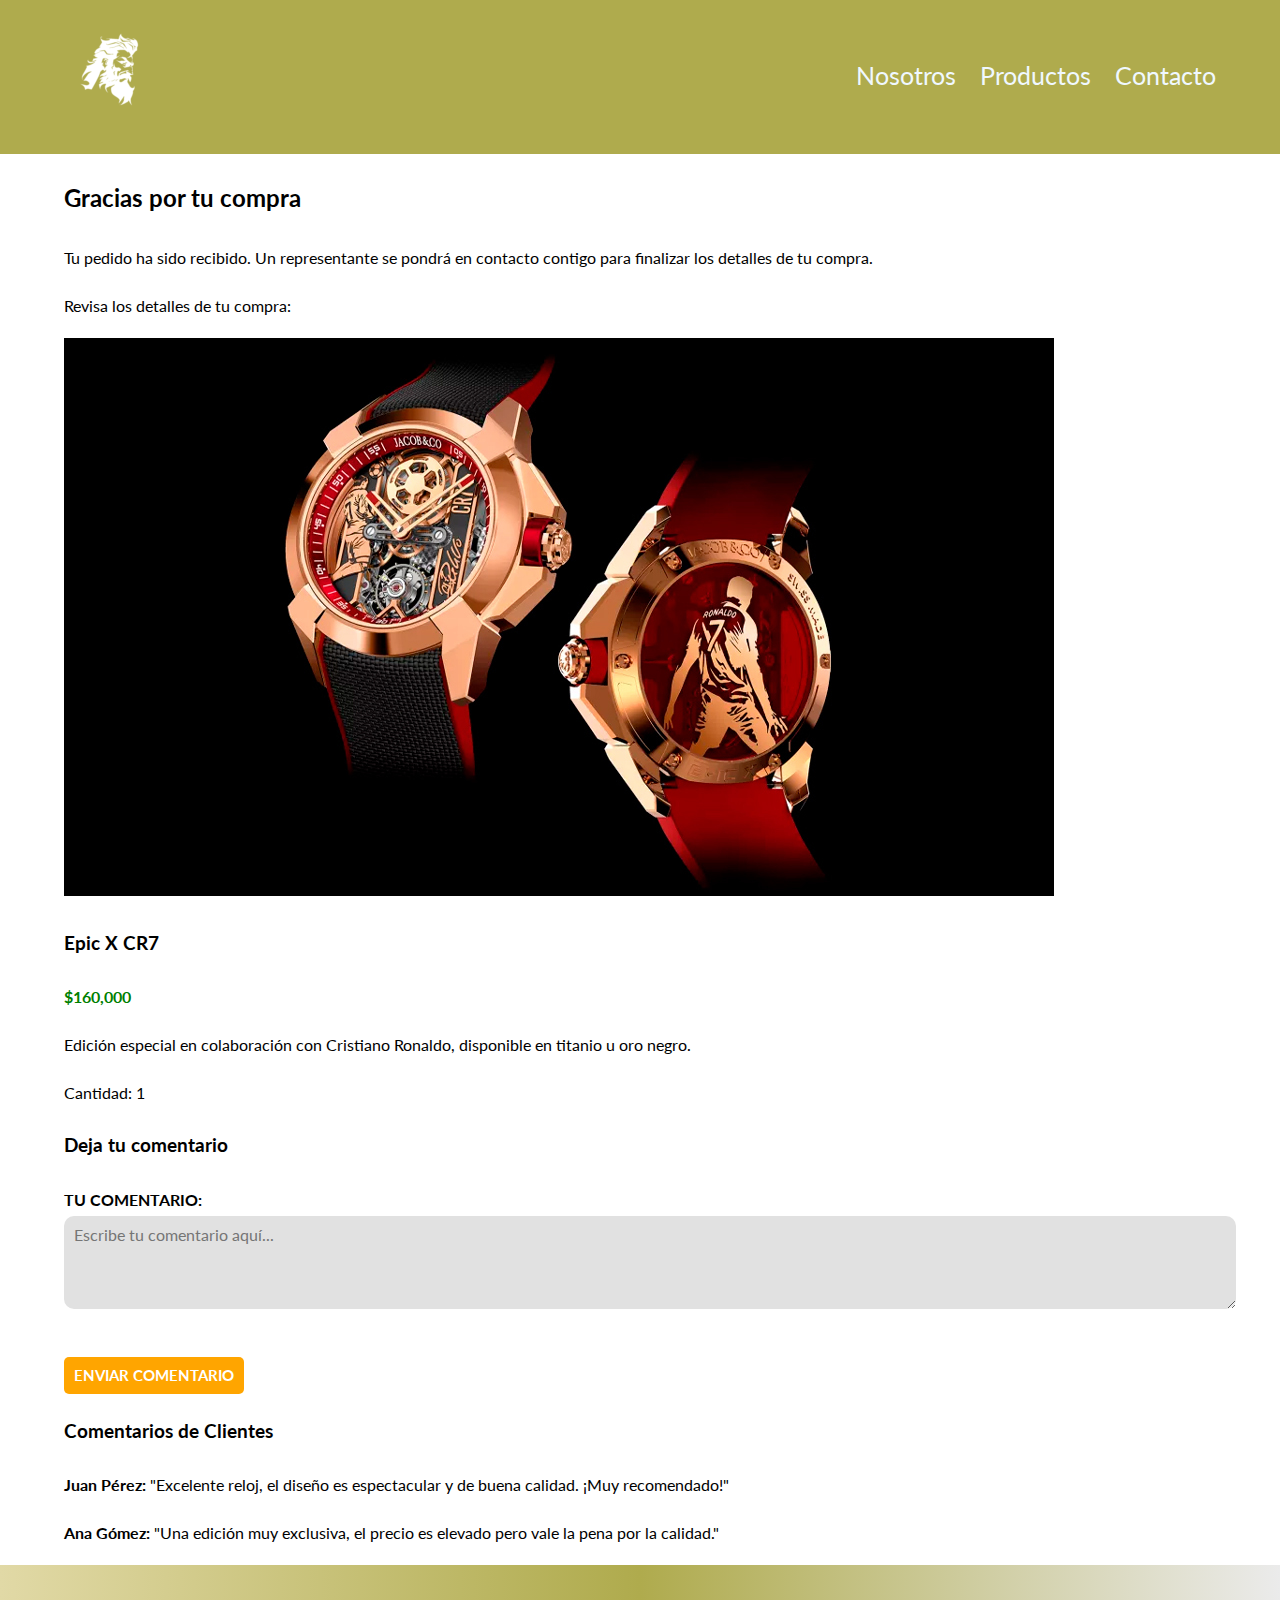
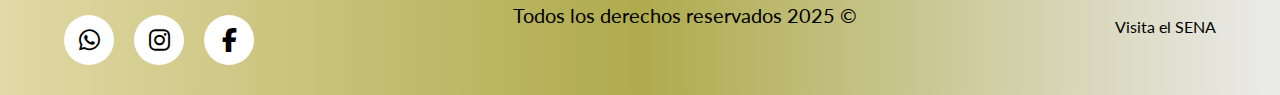
<file: compra-ahora.html>
<!DOCTYPE html>
<html lang="en">

<head>
    <meta charset="UTF-8">
    <meta name="viewport" content="width=device-width, initial-scale=1.0">
    <title>Confirmar Compra</title>
    <link href="https://fonts.googleapis.com/css2?family=Lato:wght@100;400&display=swap" rel="stylesheet">
    <link rel="stylesheet" href="https://cdnjs.cloudflare.com/ajax/libs/font-awesome/6.5.0/css/all.min.css">
    <link rel="stylesheet" href="normalize.css">
    <link rel="stylesheet" href="styles.css">
</head>

<body>
    <header class="site-header">
        <div class="contenedor">
            <div class="barra">
                <a href="index.html">
                    <img src="img/29 sin título_20250326130428.png" alt="logo">
                </a>
                <nav class="naveg">
                    <a href="nosotros.html">Nosotros</a>
                    <a href="productos.html">Productos</a>
                    <a href="contacto.html">Contacto</a>
                </nav>
            </div>
        </div>
    </header>

    <section class="confirmacion-compra">
        <div class="contenedor">
            <h2>Gracias por tu compra</h2>
            <p>Tu pedido ha sido recibido. Un representante se pondrá en contacto contigo para finalizar los detalles de tu compra.</p>
            <p>Revisa los detalles de tu compra:</p>
            
            <!-- Detalles del producto comprado -->
            <div class="detalles-compra">
                <img src="img/cr7.jpg" alt="Epic X CR7">
                <div class="informacion-compra">
                    <h3>Epic X CR7</h3>
                    <span class="precio">$160,000</span>
                    <p>Edición especial en colaboración con Cristiano Ronaldo, disponible en titanio u oro negro.</p>
                    <p>Cantidad: 1</p>
                </div>
            </div>

            <!-- Formulario de comentarios -->
            <div class="comentarios">
                <h3>Deja tu comentario</h3>
                <form action="enviar-comentario.html" method="POST">
                    <label for="comentario">Tu comentario:</label>
                    <textarea id="comentario" name="comentario" rows="4" placeholder="Escribe tu comentario aquí..."></textarea>
                    <button type="submit" class="boton">Enviar Comentario</button>
                </form>
            </div>

            <!-- Comentarios ya existentes -->
            <div class="comentarios-existentes">
                <h3>Comentarios de Clientes</h3>
                <div class="comentario">
                    <p><strong>Juan Pérez:</strong> "Excelente reloj, el diseño es espectacular y de buena calidad. ¡Muy recomendado!"</p>
                </div>
                <div class="comentario">
                    <p><strong>Ana Gómez:</strong> "Una edición muy exclusiva, el precio es elevado pero vale la pena por la calidad."</p>
                </div>
            </div>
        </div>
    </section>

    <footer class="footerSite section">
        <div class="contenedor-footer contenedor">
            <div class="redes-sociales">
                <a href="https://wa.me/573005361835" class="btn-whatsapp" target="_blank">
                    <i class="fab fa-whatsapp"></i>
                </a>
                <a href="https://instagram.com/l_manuela_2007" class="btn-instagram" target="_blank">
                    <i class="fab fa-instagram"></i>
                </a>
                <a href="https://facebook.com/profile.php?id=100081190159163" class="btn-facebook" target="_blank">
                    <i class="fab fa-facebook-f"></i>
                </a>
            </div>
            <p class="copyright">Todos los derechos reservados 2025 &copy;</p>
            <p>
                <a href="https://centrodeserviciosygestionempresarial.blogspot.com/p/nosotros.html#" 
                   target="_blank" 
                   style="text-decoration: none; color: #000000;">
                  Visita el SENA
                </a>
              </p>
        </div>
    </footer>
</body>

</html>
</file>
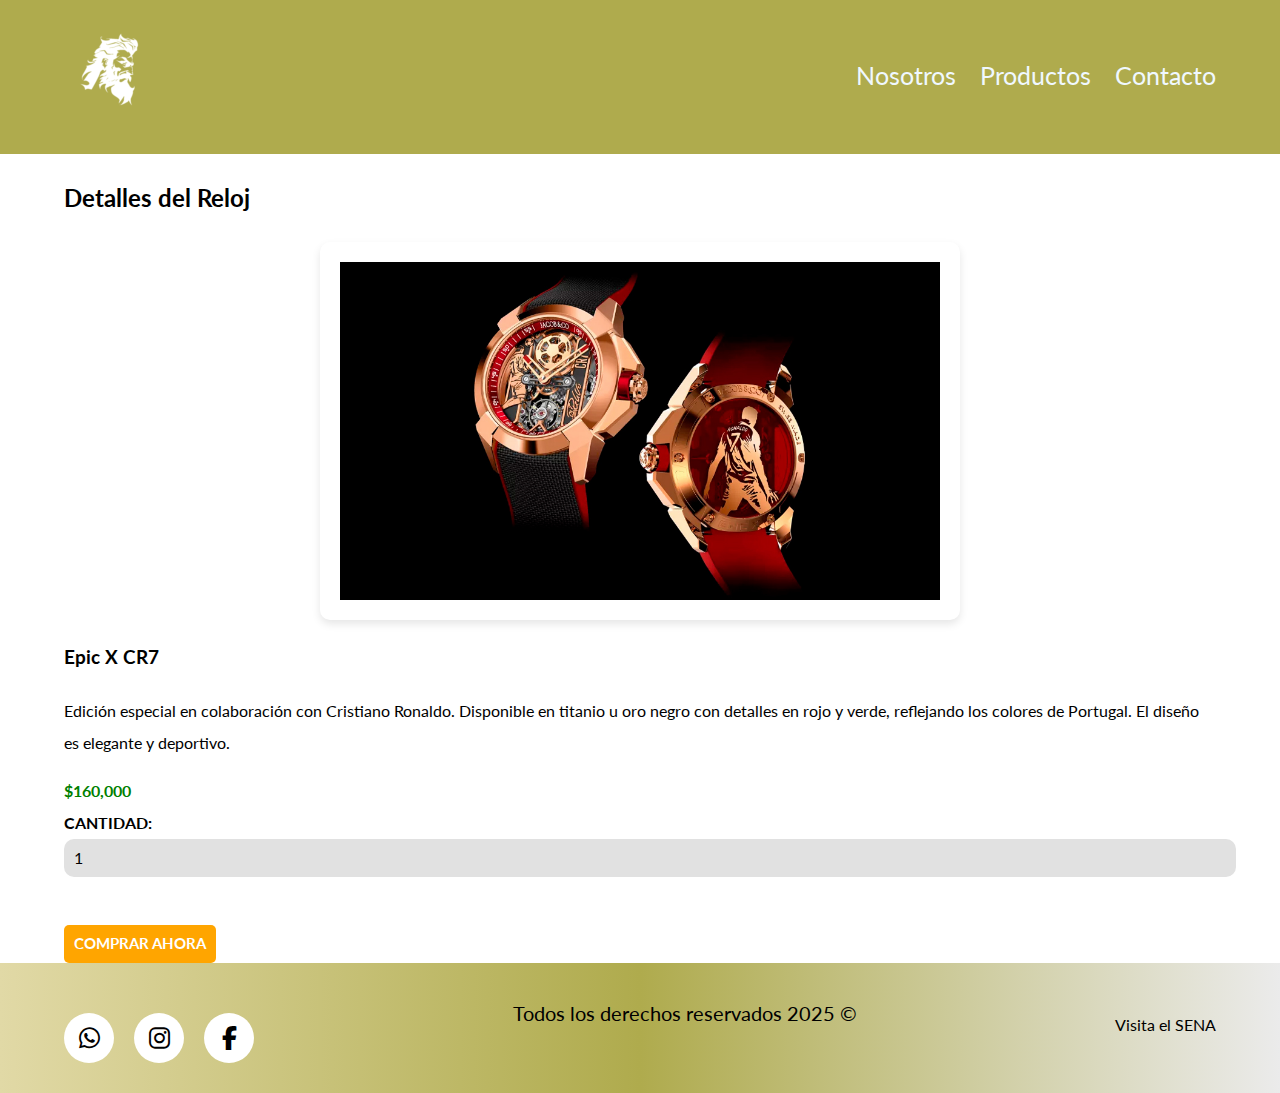
<file: comprar.html>
<!DOCTYPE html>
<html lang="en">

<head>
    <meta charset="UTF-8">
    <meta name="viewport" content="width=device-width, initial-scale=1.0">
    <title>Comprar Epic X CR7</title>
    <link href="https://fonts.googleapis.com/css2?family=Lato:wght@100;400&display=swap" rel="stylesheet">
    <link rel="stylesheet" href="https://cdnjs.cloudflare.com/ajax/libs/font-awesome/6.5.0/css/all.min.css">
    <link rel="stylesheet" href="normalize.css">
    <link rel="stylesheet" href="styles.css">
</head>

<body>
    <header class="site-header">
        <div class="contenedor">
            <div class="barra">
                <a href="index.html">
                    <img src="img/29 sin título_20250326130428.png" alt="logo">
                </a>
                <nav class="naveg">
                    <a href="nosotros.html">Nosotros</a>
                    <a href="productos.html">Productos</a>
                    <a href="contacto.html">Contacto</a>
                </nav>
            </div>
        </div>
    </header>

    <section class="detalle-reloj">
        <div class="contenedor">
            <h2>Detalles del Reloj</h2>
            <div class="reloj-detalle">
                <div class="imagen-reloj">
                    <img src="img/cr7.jpg" width="600" height="500" alt="Epic X CR7">
                </div>
                <div class="informacion-reloj">
                    <h3>Epic X CR7</h3>
                    <p>Edición especial en colaboración con Cristiano Ronaldo. Disponible en titanio u oro negro con detalles en rojo y verde, reflejando los colores de Portugal. El diseño es elegante y deportivo.</p>
                    <span class="precio">$160,000</span>
                    <form action="confirmar-compra.html" method="POST">
                        <div class="opciones-compra">
                            <label for="cantidad">Cantidad:</label>
                            <input type="number" id="cantidad" name="cantidad" min="1" value="1">
                        </div>
                        <button type="submit" class="boton">Comprar Ahora</button>
                    </form>
                </div>
            </div>
        </div>
    </section>

    <footer class="footerSite section">
        <div class="contenedor-footer contenedor">
            <div class="redes-sociales">
                <a href="https://wa.me/573005361835" class="btn-whatsapp" target="_blank">
                    <i class="fab fa-whatsapp"></i>
                </a>
                <a href="https://instagram.com/l_manuela_2007" class="btn-instagram" target="_blank">
                    <i class="fab fa-instagram"></i>
                </a>
                <a href="https://facebook.com/profile.php?id=100081190159163" class="btn-facebook" target="_blank">
                    <i class="fab fa-facebook-f"></i>
                </a>
            </div>
            <p class="copyright">Todos los derechos reservados 2025 &copy;</p>
            <p>
                <a href="https://centrodeserviciosygestionempresarial.blogspot.com/p/nosotros.html#" 
                   target="_blank" 
                   style="text-decoration: none; color: #000000;">
                  Visita el SENA
                </a>
              </p>
        </div>
    </footer>
</body>

</html>
</file>
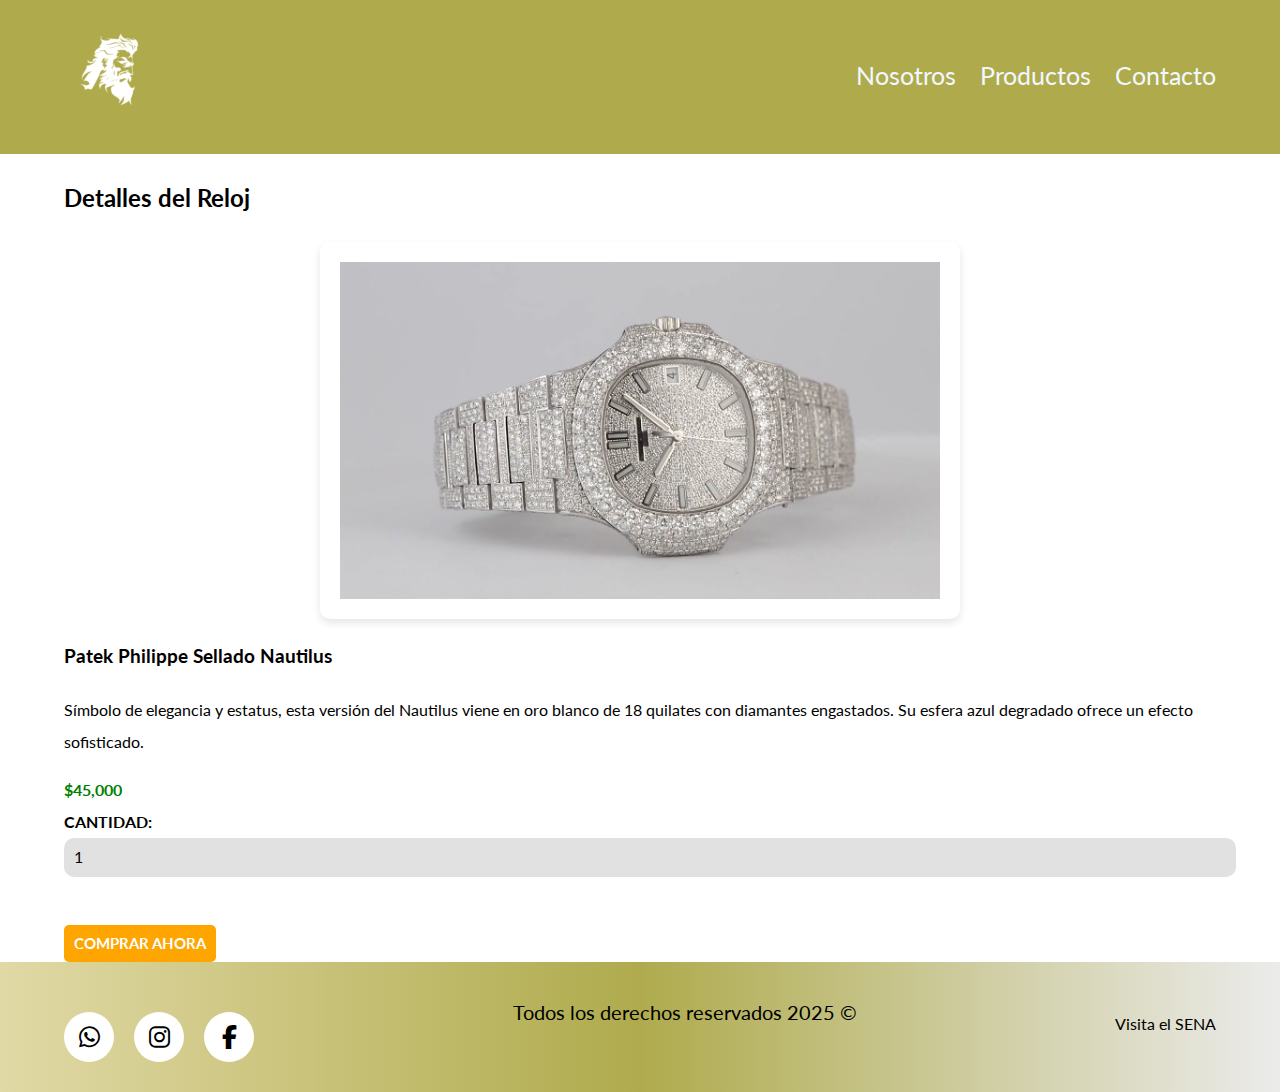
<file: comprar1.html>
<!DOCTYPE html>
<html lang="en">

<head>
    <meta charset="UTF-8">
    <meta name="viewport" content="width=device-width, initial-scale=1.0">
    <title>Comprar Patek Philippe Sellado Nautilus</title>
    <link href="https://fonts.googleapis.com/css2?family=Lato:wght@100;400&display=swap" rel="stylesheet">
    <link rel="stylesheet" href="https://cdnjs.cloudflare.com/ajax/libs/font-awesome/6.5.0/css/all.min.css">
    <link rel="stylesheet" href="normalize.css">
    <link rel="stylesheet" href="styles.css">
</head>

<body>
    <header class="site-header">
        <div class="contenedor">
            <div class="barra">
                <a href="index.html">
                    <img src="img/29 sin título_20250326130428.png" alt="logo">
                </a>
                <nav class="naveg">
                    <a href="nosotros.html">Nosotros</a>
                    <a href="productos.html">Productos</a>
                    <a href="contacto.html">Contacto</a>
                </nav>
            </div>
        </div>
    </header>

    <section class="detalle-reloj">
        <div class="contenedor">
            <h2>Detalles del Reloj</h2>
            <div class="reloj-detalle">
                <div class="imagen-reloj">
                    <img src="img/Reloj Patek Philippe Sellado Nautilus Oro Blanco 18k Diamante.jpg" width="600" height="500" alt="Patek Philippe Sellado Nautilus">
                </div>
                <div class="informacion-reloj">
                    <h3>Patek Philippe Sellado Nautilus</h3>
                    <p>Símbolo de elegancia y estatus, esta versión del Nautilus viene en oro blanco de 18 quilates con diamantes engastados. Su esfera azul degradado ofrece un efecto sofisticado.</p>
                    <span class="precio">$45,000</span>
                    <form action="confirmar-compra.html" method="POST">
                        <div class="opciones-compra">
                            <label for="cantidad">Cantidad:</label>
                            <input type="number" id="cantidad" name="cantidad" min="1" value="1">
                        </div>
                        <button type="submit" class="boton">Comprar Ahora</button>
                    </form>
                </div>
            </div>
        </div>
    </section>

    <footer class="footerSite section">
        <div class="contenedor-footer contenedor">
            <div class="redes-sociales">
                <a href="https://wa.me/573005361835" class="btn-whatsapp" target="_blank">
                    <i class="fab fa-whatsapp"></i>
                </a>
                <a href="https://instagram.com/l_manuela_2007" class="btn-instagram" target="_blank">
                    <i class="fab fa-instagram"></i>
                </a>
                <a href="https://facebook.com/profile.php?id=100081190159163" class="btn-facebook" target="_blank">
                    <i class="fab fa-facebook-f"></i>
                </a>
            </div>
            <p class="copyright">Todos los derechos reservados 2025 &copy;</p>
            <p>
                <a href="https://centrodeserviciosygestionempresarial.blogspot.com/p/nosotros.html#" 
                   target="_blank" 
                   style="text-decoration: none; color: #000000;">
                  Visita el SENA
                </a>
              </p>
        </div>
    </footer>
</body>

</html>
</file>
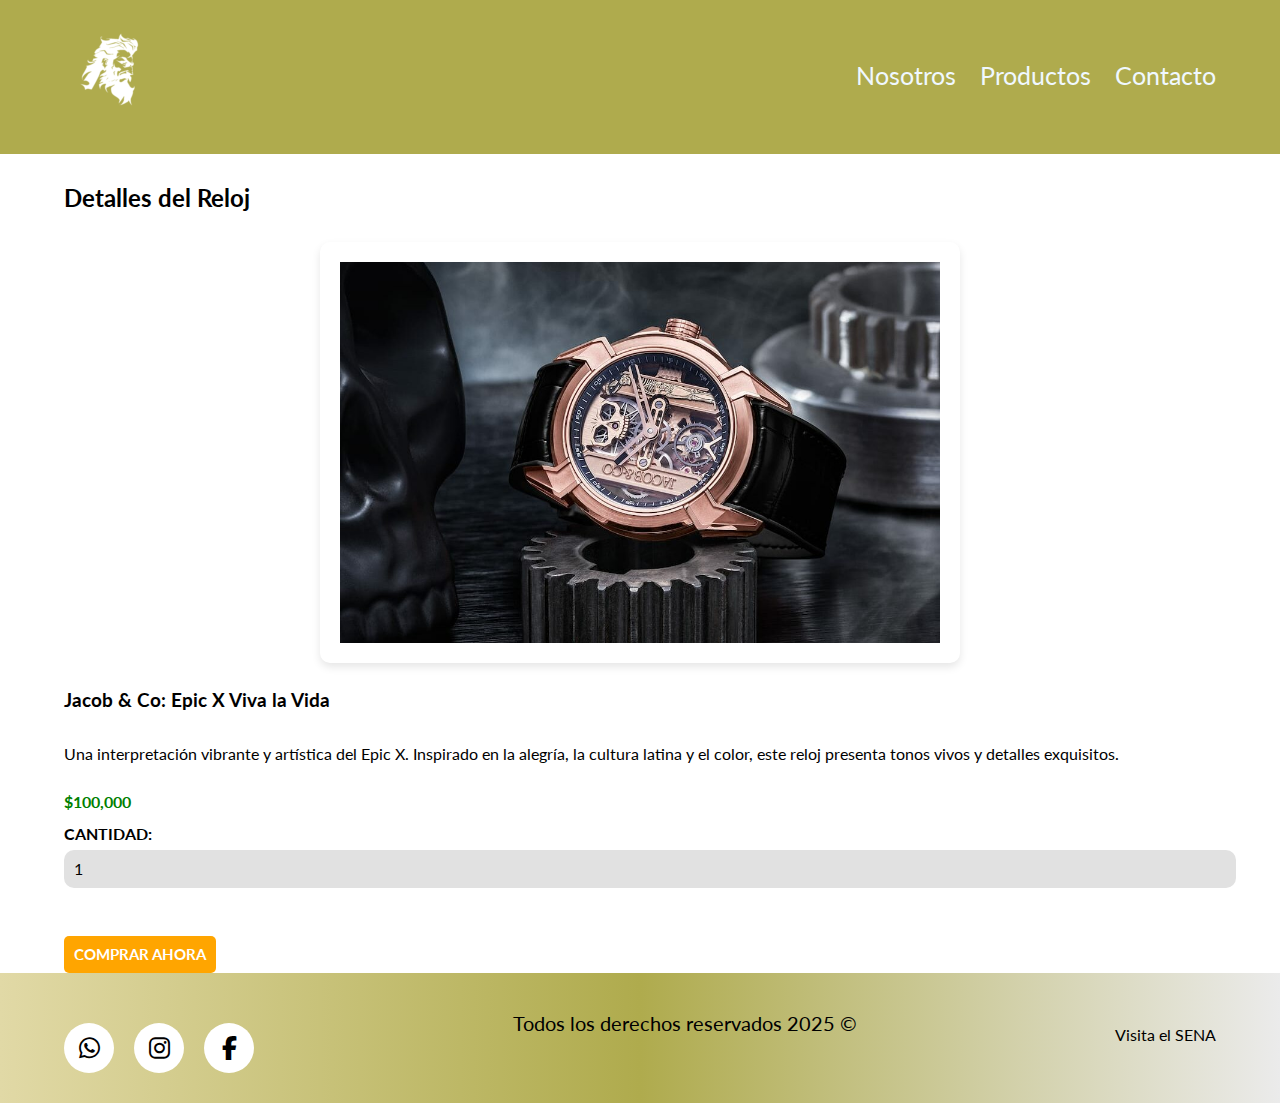
<file: comprar2.html>
<!DOCTYPE html>
<html lang="en">

<head>
    <meta charset="UTF-8">
    <meta name="viewport" content="width=device-width, initial-scale=1.0">
    <title>Comprar Jacob & Co: Epic X Viva la Vida</title>
    <link href="https://fonts.googleapis.com/css2?family=Lato:wght@100;400&display=swap" rel="stylesheet">
    <link rel="stylesheet" href="https://cdnjs.cloudflare.com/ajax/libs/font-awesome/6.5.0/css/all.min.css">
    <link rel="stylesheet" href="normalize.css">
    <link rel="stylesheet" href="styles.css">
</head>

<body>
    <header class="site-header">
        <div class="contenedor">
            <div class="barra">
                <a href="index.html">
                    <img src="img/29 sin título_20250326130428.png" alt="logo">
                </a>
                <nav class="naveg">
                    <a href="nosotros.html">Nosotros</a>
                    <a href="productos.html">Productos</a>
                    <a href="contacto.html">Contacto</a>
                </nav>
            </div>
        </div>
    </header>

    <section class="detalle-reloj">
        <div class="contenedor">
            <h2>Detalles del Reloj</h2>
            <div class="reloj-detalle">
                <div class="imagen-reloj">
                    <img src="img/Epic X Viva la vida.jpg" width="600" height="500" alt="Jacob & Co: Epic X Viva la Vida">
                </div>
                <div class="informacion-reloj">
                    <h3>Jacob & Co: Epic X Viva la Vida</h3>
                    <p>Una interpretación vibrante y artística del Epic X. Inspirado en la alegría, la cultura latina y el color, este reloj presenta tonos vivos y detalles exquisitos.</p>
                    <span class="precio">$100,000</span>
                    <form action="confirmar-compra.html" method="POST">
                        <div class="opciones-compra">
                            <label for="cantidad">Cantidad:</label>
                            <input type="number" id="cantidad" name="cantidad" min="1" value="1">
                        </div>
                        <button type="submit" class="boton">Comprar Ahora</button>
                    </form>
                </div>
            </div>
        </div>
    </section>

    <footer class="footerSite section">
        <div class="contenedor-footer contenedor">
            <div class="redes-sociales">
                <a href="https://wa.me/573005361835" class="btn-whatsapp" target="_blank">
                    <i class="fab fa-whatsapp"></i>
                </a>
                <a href="https://instagram.com/l_manuela_2007" class="btn-instagram" target="_blank">
                    <i class="fab fa-instagram"></i>
                </a>
                <a href="https://facebook.com/profile.php?id=100081190159163" class="btn-facebook" target="_blank">
                    <i class="fab fa-facebook-f"></i>
                </a>
            </div>
            <p class="copyright">Todos los derechos reservados 2025 &copy;</p>
            <p>
                <a href="https://centrodeserviciosygestionempresarial.blogspot.com/p/nosotros.html#" 
                   target="_blank" 
                   style="text-decoration: none; color: #000000;">
                  Visita el SENA
                </a>
              </p>
        </div>
    </footer>
</body>

</html>
</file>
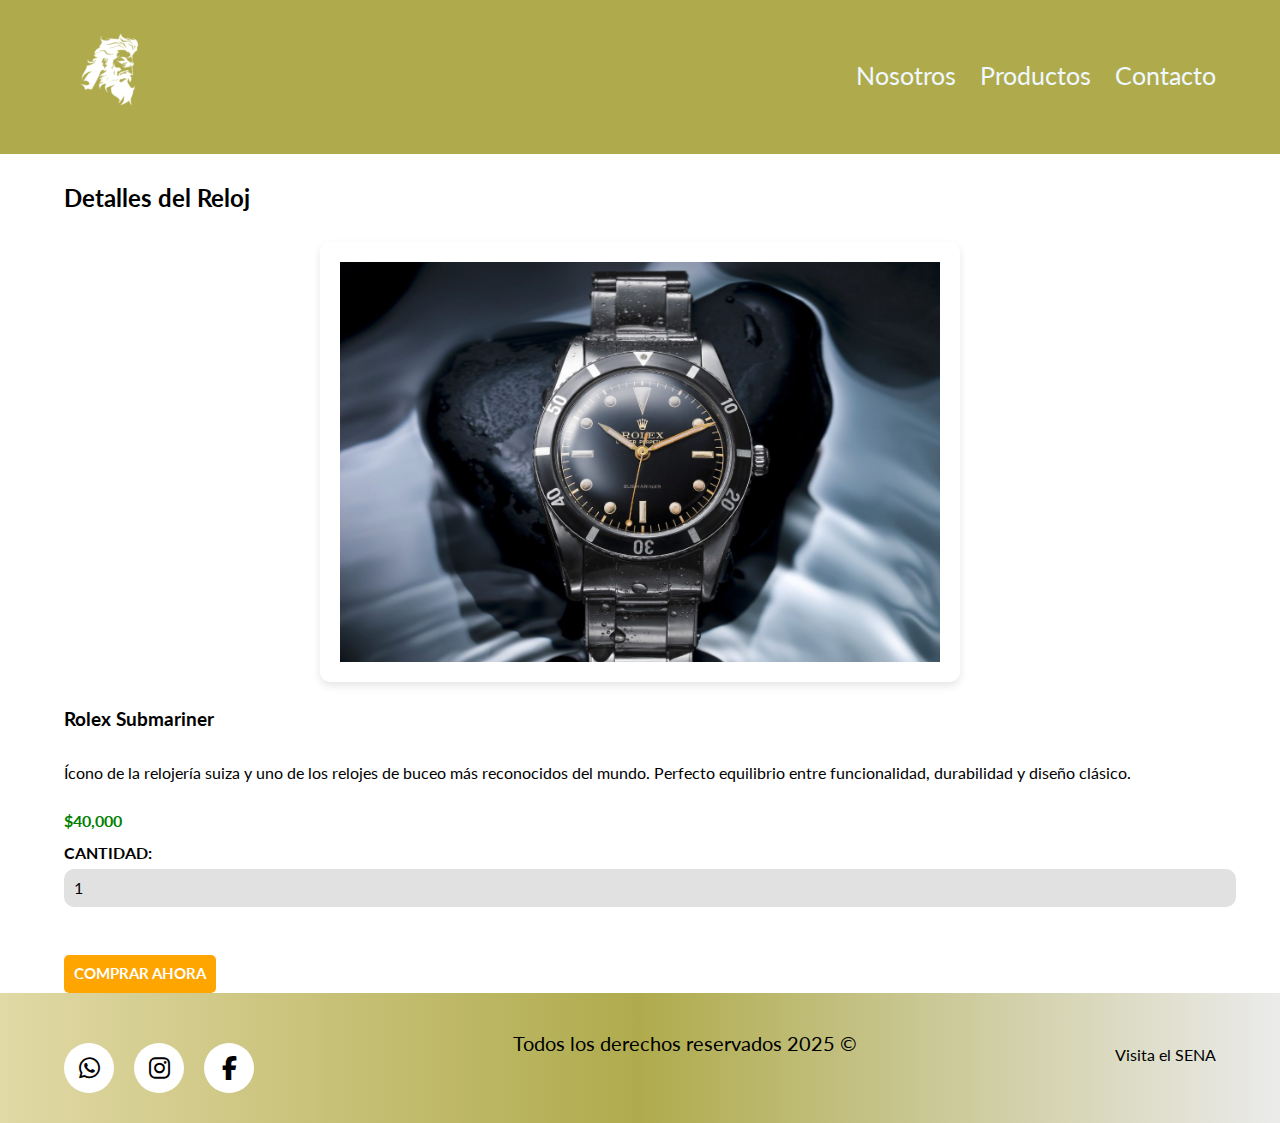
<file: comprar3.html>
<!DOCTYPE html>
<html lang="en">

<head>
    <meta charset="UTF-8">
    <meta name="viewport" content="width=device-width, initial-scale=1.0">
    <title>Comprar Patek Philippe Sellado Nautilus</title>
    <link href="https://fonts.googleapis.com/css2?family=Lato:wght@100;400&display=swap" rel="stylesheet">
    <link rel="stylesheet" href="https://cdnjs.cloudflare.com/ajax/libs/font-awesome/6.5.0/css/all.min.css">
    <link rel="stylesheet" href="normalize.css">
    <link rel="stylesheet" href="styles.css">
</head>

<body>
    <header class="site-header">
        <div class="contenedor">
            <div class="barra">
                <a href="index.html">
                    <img src="img/29 sin título_20250326130428.png" alt="logo">
                </a>
                <nav class="naveg">
                    <a href="nosotros.html">Nosotros</a>
                    <a href="productos.html">Productos</a>
                    <a href="contacto.html">Contacto</a>
                </nav>
            </div>
        </div>
    </header>

    <section class="detalle-reloj">
        <div class="contenedor">
            <h2>Detalles del Reloj</h2>
            <div class="reloj-detalle">
                <div class="imagen-reloj">
                    <img src="img/Rolex-Submariner-01.jpg" width="600" height="500" alt="Patek Philippe Sellado Nautilus">
                </div>
                <div class="informacion-reloj">
                    <h3>Rolex Submariner</h3>
                    <p>Ícono de la relojería suiza y uno de los relojes de buceo más reconocidos del mundo. Perfecto equilibrio entre funcionalidad, durabilidad y diseño clásico.</p>
                    <span class="precio">$40,000</span>
                    <form action="confirmar-compra.html" method="POST">
                        <div class="opciones-compra">
                            <label for="cantidad">Cantidad:</label>
                            <input type="number" id="cantidad" name="cantidad" min="1" value="1">
                        </div>
                        <button type="submit" class="boton">Comprar Ahora</button>
                    </form>
                </div>
            </div>
        </div>
    </section>

    <footer class="footerSite section">
        <div class="contenedor-footer contenedor">
            <div class="redes-sociales">
                <a href="https://wa.me/573005361835" class="btn-whatsapp" target="_blank">
                    <i class="fab fa-whatsapp"></i>
                </a>
                <a href="https://instagram.com/l_manuela_2007" class="btn-instagram" target="_blank">
                    <i class="fab fa-instagram"></i>
                </a>
                <a href="https://facebook.com/profile.php?id=100081190159163" class="btn-facebook" target="_blank">
                    <i class="fab fa-facebook-f"></i>
                </a>
            </div>
            <p class="copyright">Todos los derechos reservados 2025 &copy;</p>
            <p>
                <a href="https://centrodeserviciosygestionempresarial.blogspot.com/p/nosotros.html#" 
                   target="_blank" 
                   style="text-decoration: none; color: #000000;">
                  Visita el SENA
                </a>
              </p>
        </div>
    </footer>
</body>

</html>
</file>
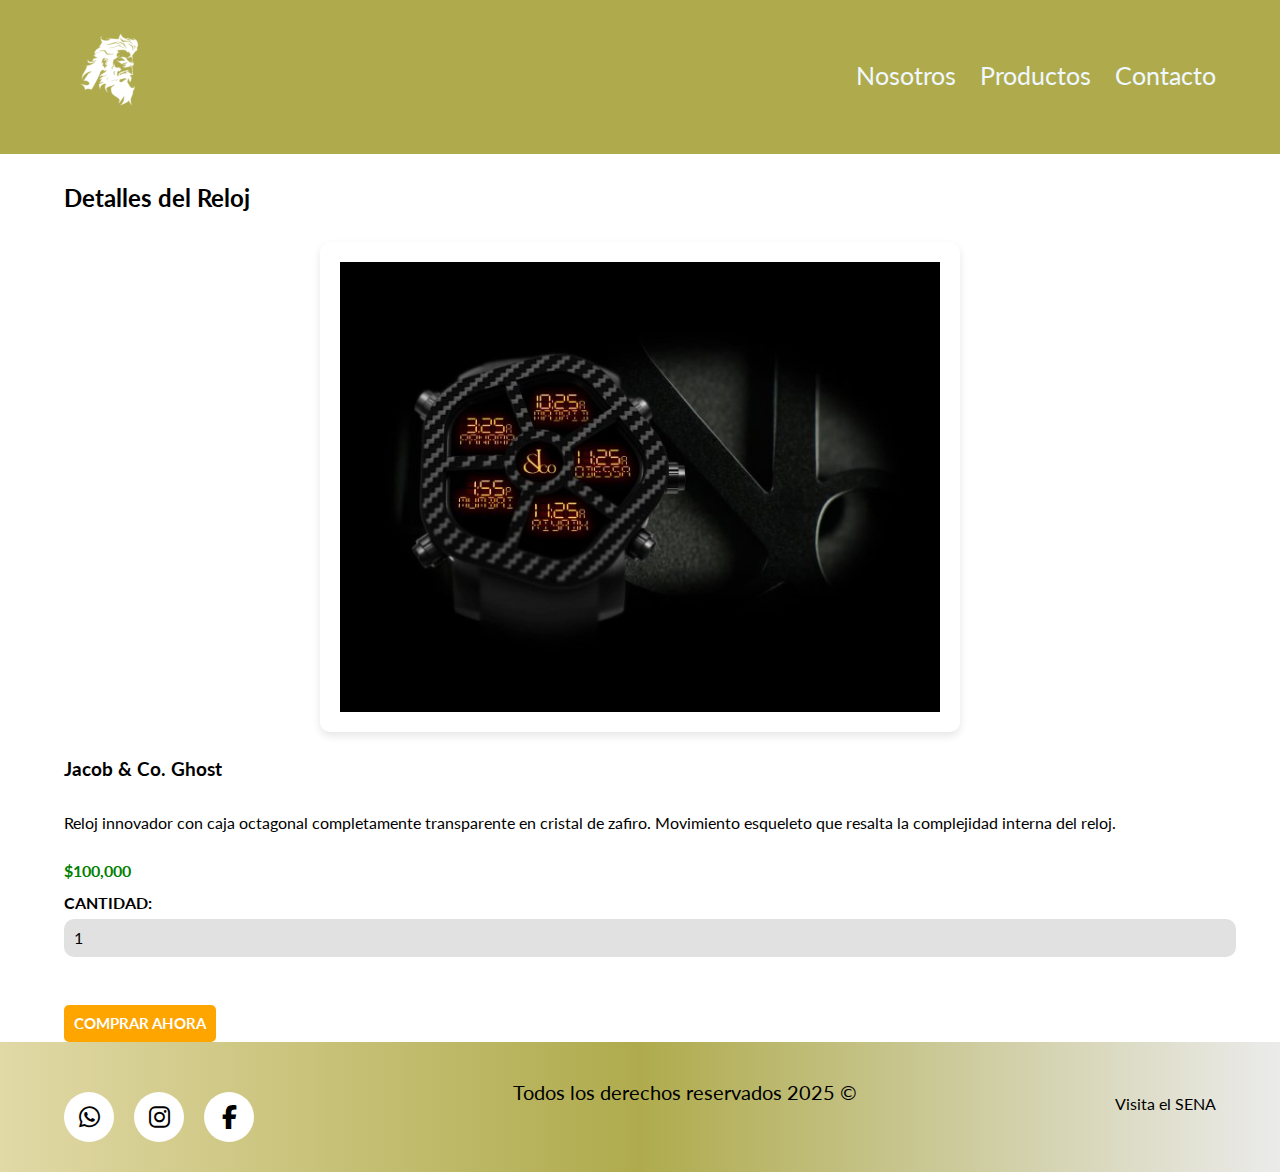
<file: comprar4.html>
<!DOCTYPE html>
<html lang="en">

<head>
    <meta charset="UTF-8">
    <meta name="viewport" content="width=device-width, initial-scale=1.0">
    <title>Comprar Jacob & Co: Epic X Viva la Vida</title>
    <link href="https://fonts.googleapis.com/css2?family=Lato:wght@100;400&display=swap" rel="stylesheet">
    <link rel="stylesheet" href="https://cdnjs.cloudflare.com/ajax/libs/font-awesome/6.5.0/css/all.min.css">
    <link rel="stylesheet" href="normalize.css">
    <link rel="stylesheet" href="styles.css">
</head>

<body>
    <header class="site-header">
        <div class="contenedor">
            <div class="barra">
                <a href="index.html">
                    <img src="img/29 sin título_20250326130428.png" alt="logo">
                </a>
                <nav class="naveg">
                    <a href="nosotros.html">Nosotros</a>
                    <a href="productos.html">Productos</a>
                    <a href="contacto.html">Contacto</a>
                </nav>
            </div>
        </div>
    </header>

    <section class="detalle-reloj">
        <div class="contenedor">
            <h2>Detalles del Reloj</h2>
            <div class="reloj-detalle">
                <div class="imagen-reloj">
                    <img src="img/ghost.jpg" width="600" height="500" alt="Jacob & Co: Epic X Viva la Vida">
                </div>
                <div class="informacion-reloj">
                    <h3>Jacob & Co. Ghost</h3>
            <p>Reloj innovador con caja octagonal completamente transparente en cristal de zafiro. Movimiento esqueleto que resalta la complejidad interna del reloj.</p>
            <span class="precio">$100,000</span>
                    <form action="confirmar-compra.html" method="POST">
                        <div class="opciones-compra">
                            <label for="cantidad">Cantidad:</label>
                            <input type="number" id="cantidad" name="cantidad" min="1" value="1">
                        </div>
                        <button type="submit" class="boton">Comprar Ahora</button>
                    </form>
                </div>
            </div>
        </div>
    </section>

    <footer class="footerSite section">
        <div class="contenedor-footer contenedor">
            <div class="redes-sociales">
                <a href="https://wa.me/573005361835" class="btn-whatsapp" target="_blank">
                    <i class="fab fa-whatsapp"></i>
                </a>
                <a href="https://instagram.com/l_manuela_2007" class="btn-instagram" target="_blank">
                    <i class="fab fa-instagram"></i>
                </a>
                <a href="https://facebook.com/profile.php?id=100081190159163" class="btn-facebook" target="_blank">
                    <i class="fab fa-facebook-f"></i>
                </a>
            </div>
            <p class="copyright">Todos los derechos reservados 2025 &copy;</p>
            <p>
                <a href="https://centrodeserviciosygestionempresarial.blogspot.com/p/nosotros.html#" 
                   target="_blank" 
                   style="text-decoration: none; color: #000000;">
                  Visita el SENA
                </a>
              </p>
        </div>
    </footer>
</body>

</html>
</file>
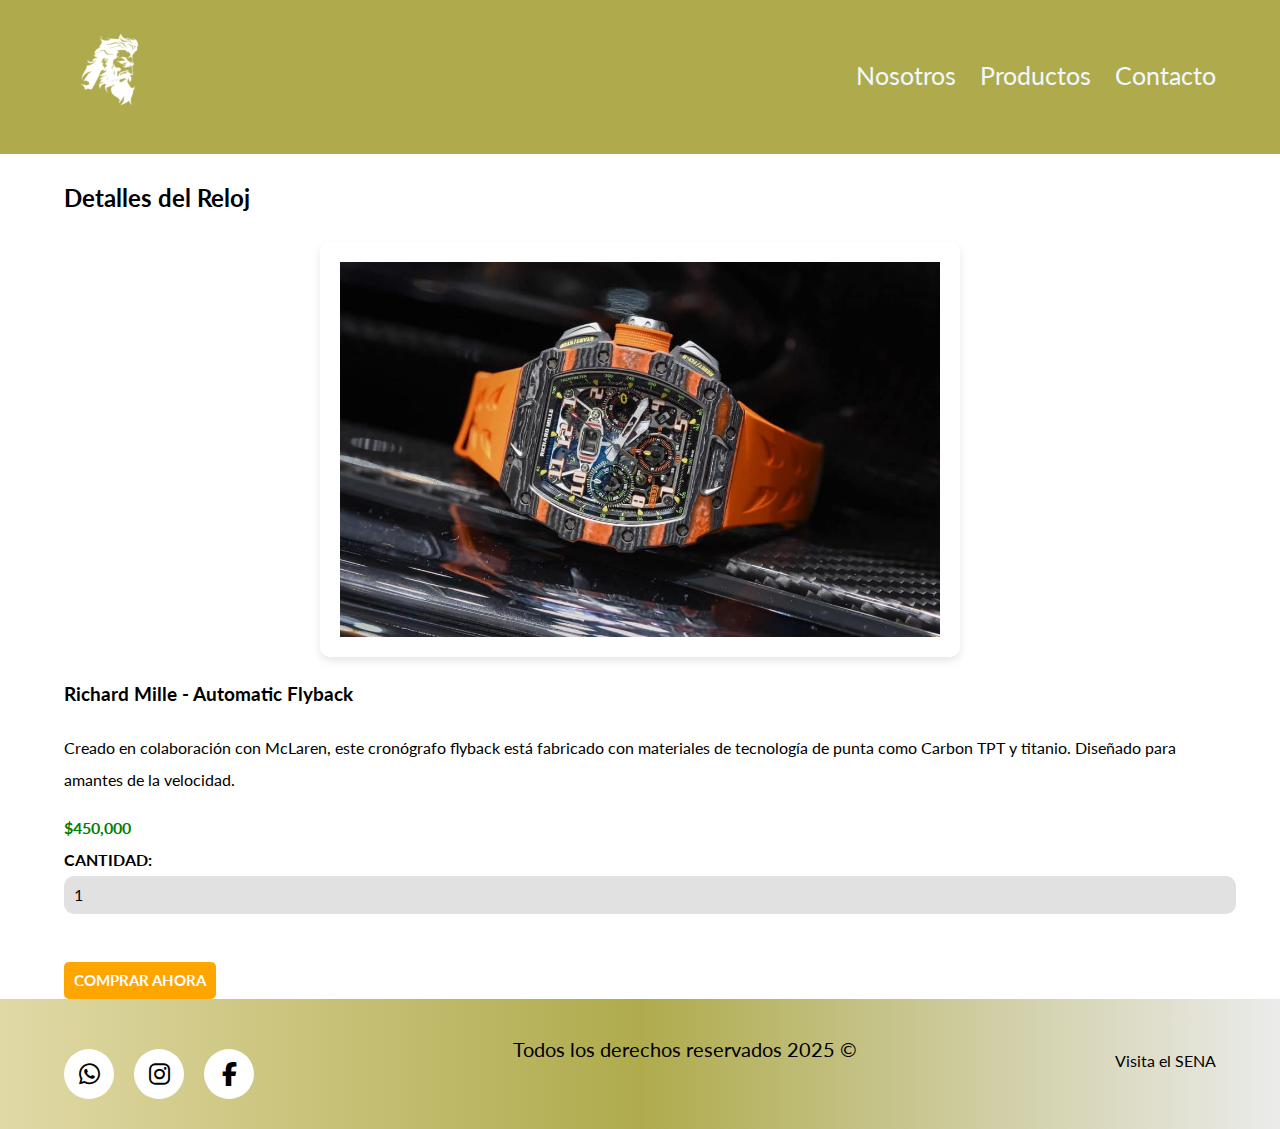
<file: comprar5.html>
<!DOCTYPE html>
<html lang="en">

<head>
    <meta charset="UTF-8">
    <meta name="viewport" content="width=device-width, initial-scale=1.0">
    <title>Comprar Patek Philippe Sellado Nautilus</title>
    <link href="https://fonts.googleapis.com/css2?family=Lato:wght@100;400&display=swap" rel="stylesheet">
    <link rel="stylesheet" href="https://cdnjs.cloudflare.com/ajax/libs/font-awesome/6.5.0/css/all.min.css">
    <link rel="stylesheet" href="normalize.css">
    <link rel="stylesheet" href="styles.css">
</head>

<body>
    <header class="site-header">
        <div class="contenedor">
            <div class="barra">
                <a href="index.html">
                    <img src="img/29 sin título_20250326130428.png" alt="logo">
                </a>
                <nav class="naveg">
                    <a href="nosotros.html">Nosotros</a>
                    <a href="productos.html">Productos</a>
                    <a href="contacto.html">Contacto</a>
                </nav>
            </div>
        </div>
    </header>

    <section class="detalle-reloj">
        <div class="contenedor">
            <h2>Detalles del Reloj</h2>
            <div class="reloj-detalle">
                <div class="imagen-reloj">
                    <img src="img/Richard-Mille-RM-11-03-McLaren-Automatic-Flyback-Chronograph-1080x675.jpg" width="600" height="500" alt="Patek Philippe Sellado Nautilus">
                </div>
                <div class="informacion-reloj">
                    <h3>Richard Mille - Automatic Flyback</h3>
                    <p>Creado en colaboración con McLaren, este cronógrafo flyback está fabricado con materiales de tecnología de punta como Carbon TPT y titanio. Diseñado para amantes de la velocidad.</p>
                    <span class="precio">$450,000</span>
                    <form action="confirmar-compra.html" method="POST">
                        <div class="opciones-compra">
                            <label for="cantidad">Cantidad:</label>
                            <input type="number" id="cantidad" name="cantidad" min="1" value="1">
                        </div>
                        <button type="submit" class="boton">Comprar Ahora</button>
                    </form>
                </div>
            </div>
        </div>
    </section>

    <footer class="footerSite section">
        <div class="contenedor-footer contenedor">
            <div class="redes-sociales">
                <a href="https://wa.me/573005361835" class="btn-whatsapp" target="_blank">
                    <i class="fab fa-whatsapp"></i>
                </a>
                <a href="https://instagram.com/l_manuela_2007" class="btn-instagram" target="_blank">
                    <i class="fab fa-instagram"></i>
                </a>
                <a href="https://facebook.com/profile.php?id=100081190159163" class="btn-facebook" target="_blank">
                    <i class="fab fa-facebook-f"></i>
                </a>
            </div>
            <p class="copyright">Todos los derechos reservados 2025 &copy;</p>
            <p>
                <a href="https://centrodeserviciosygestionempresarial.blogspot.com/p/nosotros.html#" 
                   target="_blank" 
                   style="text-decoration: none; color: #000000;">
                  Visita el SENA
                </a>
              </p>
        </div>
    </footer>
</body>

</html>
</file>
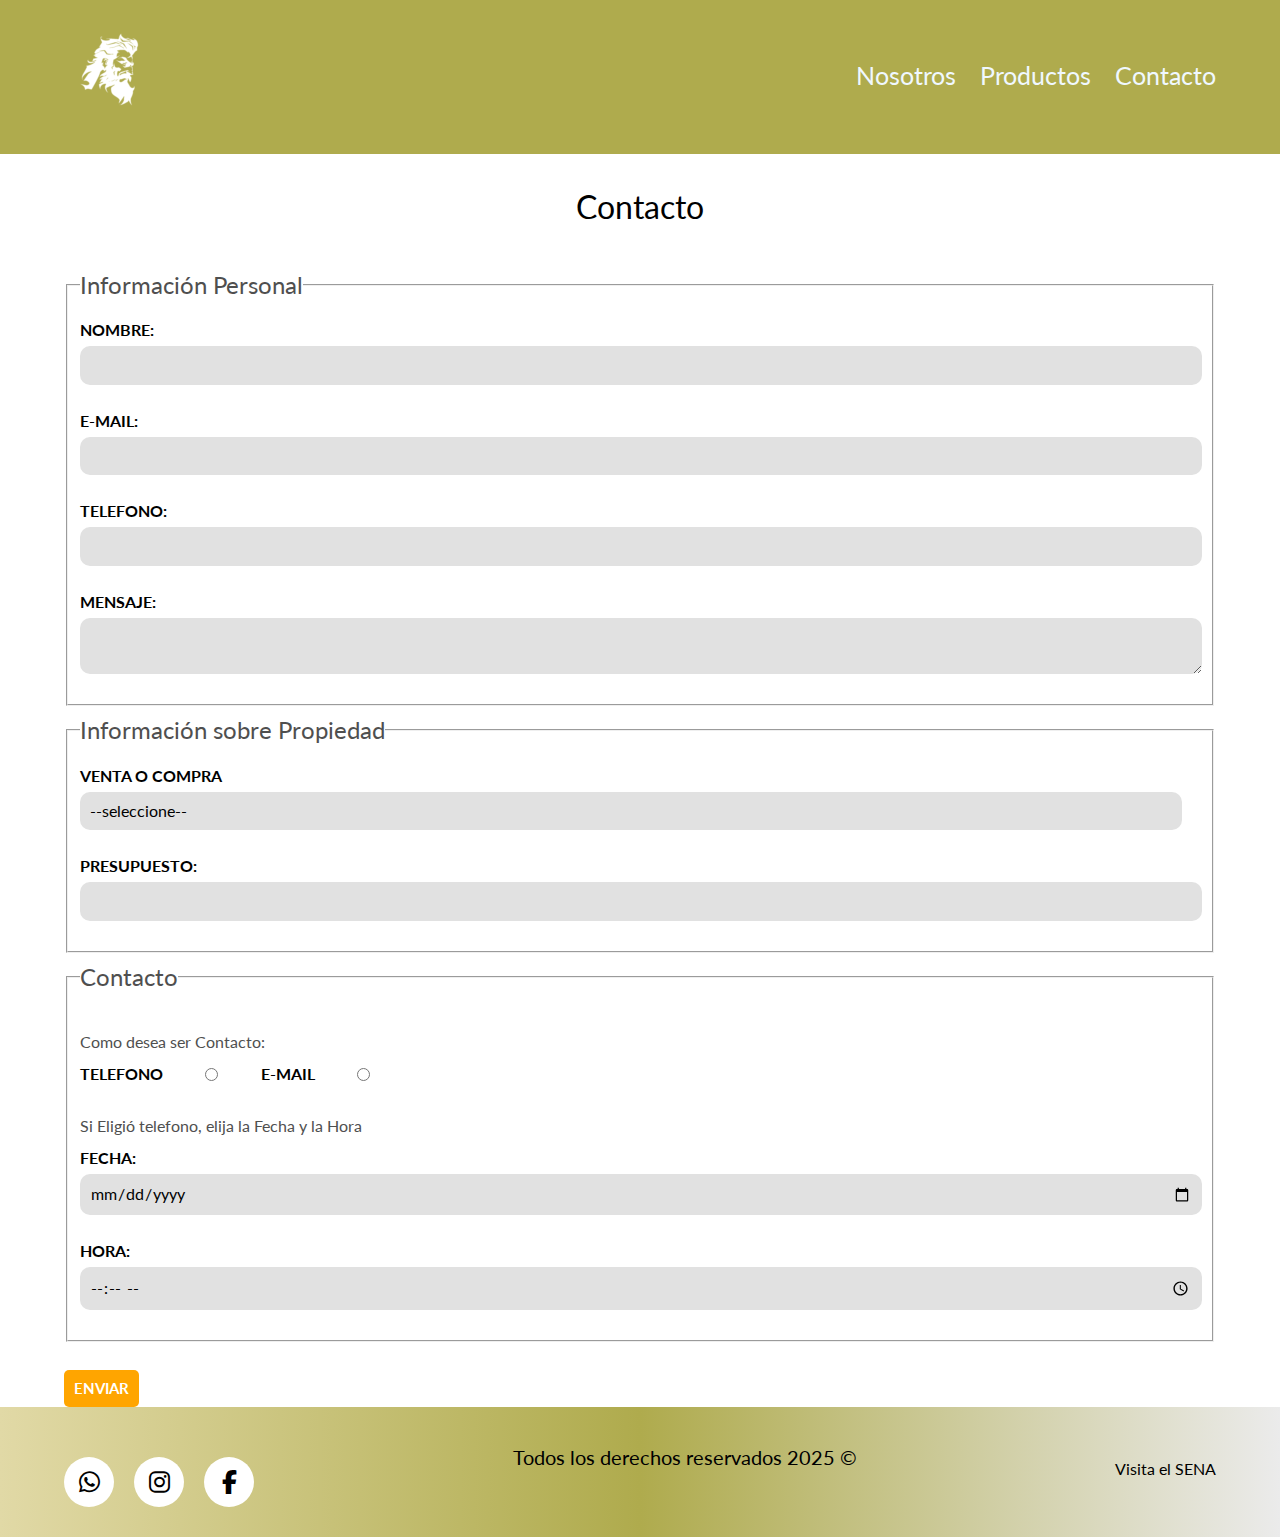
<file: contacto.html>
<!DOCTYPE html>
<html lang="en">

<head>
    <meta charset="UTF-8">
    <meta name="viewport" content="width=device-width, initial-scale=1.0">
    <title>contacto</title>
    <link href="https://fonts.googleapis.com/css2?family=Lato:wght@100;400&display=swap" rel="stylesheet">
    <link rel="stylesheet" href="https://cdnjs.cloudflare.com/ajax/libs/font-awesome/6.5.0/css/all.min.css">
    <link rel="stylesheet" href="normalize.css">
    <link rel="stylesheet" href="styles.css">
</head>

<body>
    <header class="site-header">
        <div class="contenedor">
            <div class="barra">
                <a href="index.html">
                    <img src="img/29 sin título_20250326130428.png" alt="logo">
                </a>
                <nav class="naveg">
                    <a href="nosotros.html">Nosotros</a>
                    <a href="productos.html">Productos</a>
                    <a href="contacto.html">Contacto</a>
                </nav>
            </div>
        </div>
    </header>

    <main class="contenedor section cont-cen ">
        <h1 class="nwe">Contacto</h1>
        <form class="contacto" action="">
            <fieldset>
                <legend>Información Personal</legend>

                <label for="nombre">Nombre:</label>

                <input type="text" id="nombre" class="wer">


                <label for="email">E-mail:</label>
                <input type="email" id="email" required>

                <label for="telefono">Telefono:</label>
                <input type="tel" id="telefono">

                <label for="mensaje">Mensaje:</label>
                <textarea id="mensaje"></textarea>
            </fieldset>
            <FIeldset>
                <legend>Información sobre Propiedad</legend>
                <label for="opciones">Venta o Compra</label>
                <select id="opciones">
                    <option value="" disabled selected>--seleccione--</option>
                    <option value="Venta">Venta</option>
                    <option value="Compra">Compra</option>
                </select>
                <label for="presupuesto">Presupuesto:</label>
                <input type="number" id="presupuesto">
            </FIeldset>
            <FIeldset>
                <legend>Contacto</legend>

                <p>Como desea ser Contacto:</p>
                <div class="forma-con">
                    <label for="telefono">Telefono</label>
                    <input type="radio" name="contacto" value="telefono" id="telefono">
                    <label for="correo">E-mail</label>
                    <input type="radio" name="contacto" value="correo" id="correo">
                </div>

                <p>Si Eligió telefono, elija la Fecha y la Hora</p>
                <label for="fecha">Fecha:</label>
                <input type="date" id="fecha">
                <label for="hora">Hora:</label>
                <input type="time" id="hora">
            </FIeldset>

            <input type="submit" value="Enviar" class="boton boton-verde">

        </form>

    </main>

    <footer class="footerSite section">
        <div class="contenedor-footer contenedor">
            <div class="redes-sociales">
                <a href="https://wa.me/573005361835" class="btn-whatsapp" target="_blank">
                  <i class="fab fa-whatsapp"></i>
                </a>
                <a href="https://instagram.com/l_manuela_2007" class="btn-instagram" target="_blank">
                  <i class="fab fa-instagram"></i>
                </a>
                <a href="https://facebook.com/profile.php?id=100081190159163" class="btn-facebook" target="_blank">
                  <i class="fab fa-facebook-f"></i>
                </a>
              </div>
              
            <p class="copyright">Todos los derechos reservados 2025 &copy; </p>
            <p>
                <a href="https://centrodeserviciosygestionempresarial.blogspot.com/p/nosotros.html#" 
                   target="_blank" 
                   style="text-decoration: none; color: #000000;">
                  Visita el SENA
                </a>
              </p>
        </div>

    </footer>
</body>

</html>
</file>
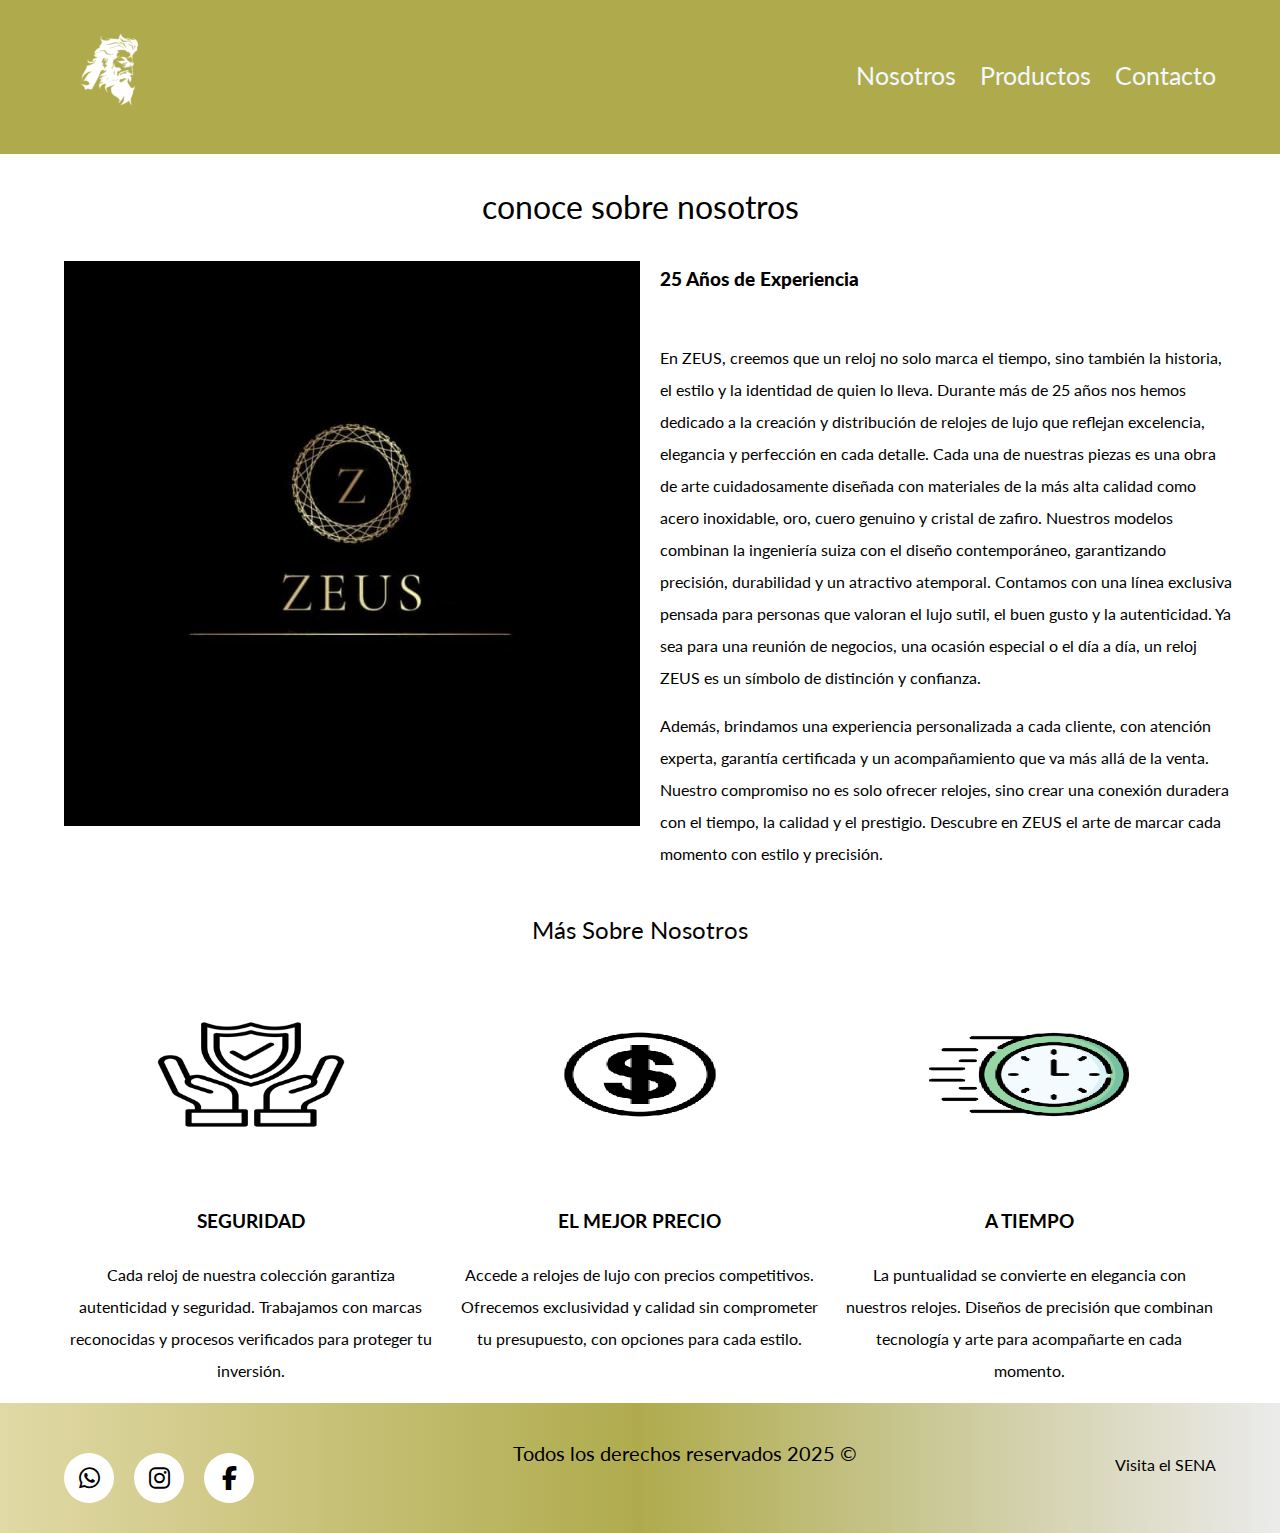
<file: nosotros.html>
<!DOCTYPE html>
<html lang="es">

<head>
    <meta charset="UTF-8">
    <meta name="viewport" content="width=device-width, initial-scale=1.0">
    <title>nosotros</title>
    <link href="https://fonts.googleapis.com/css2?family=Lato:wght@100;400&display=swap" rel="stylesheet">
    <link rel="stylesheet" href="https://cdnjs.cloudflare.com/ajax/libs/font-awesome/6.5.0/css/all.min.css">
    <link rel="stylesheet" href="normalize.css">
    <link rel="stylesheet" href="styles.css">
</head>

<body>
    <header class="site-header">
        <div class="contenedor">
            <div class="barra">
                <a href="index.html">
                    <img src="img/29 sin título_20250326130428.png" alt="logo">
                </a>
                <nav class="naveg">
                    <a href="nosotros.html">Nosotros</a>
                    <a href="productos.html">Productos</a>
                    <a href="contacto.html">Contacto</a>
                </nav>
            </div>
        </div>
    </header>

    <main class="section contenedor">
        <h1 class="nwe">conoce sobre nosotros</h1>
        <div class="ad">
            <div class="img-n">
                <img src="img/Zeus.jpeg" alt="">
            </div>
            <div class="text-n">
                <h3>25 Años de Experiencia</h3>
                <p>En ZEUS, creemos que un reloj no solo marca el tiempo, sino también la historia, el estilo y la identidad de quien lo lleva. Durante más de 25 años nos hemos dedicado a la creación y distribución de relojes de lujo que reflejan excelencia, elegancia y perfección en cada detalle. Cada una de nuestras piezas es una obra de arte cuidadosamente diseñada con materiales de la más alta calidad como acero inoxidable, oro, cuero genuino y cristal de zafiro. Nuestros modelos combinan la ingeniería suiza con el diseño contemporáneo, garantizando precisión, durabilidad y un atractivo atemporal.
                    Contamos con una línea exclusiva pensada para personas que valoran el lujo sutil, el buen gusto y la autenticidad. Ya sea para una reunión de negocios, una ocasión especial o el día a día, un reloj ZEUS es un símbolo de distinción y confianza.</p>
                    
                <p>Además, brindamos una experiencia personalizada a cada cliente, con atención experta, garantía certificada y un acompañamiento que va más allá de la venta. Nuestro compromiso no es solo ofrecer relojes, sino crear una conexión duradera con el tiempo, la calidad y el prestigio. Descubre en ZEUS el arte de marcar cada momento con estilo y precisión.</p>
            </div>
        </div>

    </main>

    <section class="contenedor section">
        <h2 class="nwe">Más Sobre Nosotros</h2>
        <div class="icons-we">
            <div class="icons">
                <img src="img/seguridad2.png" style="width: 200px; height: 200px; object-fit: contain;" alt="icono SEGURIDAD">
                <h3>SEGURIDAD</h3>
                <p>
                    Cada reloj de nuestra colección garantiza autenticidad y seguridad. Trabajamos con marcas reconocidas y procesos verificados para proteger tu inversión.
                </p>
            </div>
            <div class="icons">
                <img src="img/dinero2.png" style="width: 200px; height: 200px; object-fit: contain;" alt="icono PRECIO">
                <h3>EL MEJOR PRECIO</h3>
                <p>
                    Accede a relojes de lujo con precios competitivos. Ofrecemos exclusividad y calidad sin comprometer tu presupuesto, con opciones para cada estilo.
                </p>
            </div>
            <div class="icons">
                <img src="img/tiempo2.png" style="width: 200px; height: 200px; object-fit: contain;" alt="icono TIEMPO">
                <h3>A TIEMPO</h3>
                <p>
                    La puntualidad se convierte en elegancia con nuestros relojes. Diseños de precisión que combinan tecnología y arte para acompañarte en cada momento.
                </p>
            </div>
        </div>
    </section>

    <footer class="footerSite section">
        <div class="contenedor-footer contenedor">
            <div class="redes-sociales">
                <a href="https://wa.me/573005361835" class="btn-whatsapp" target="_blank">
                  <i class="fab fa-whatsapp"></i>
                </a>
                <a href="https://instagram.com/l_manuela_2007" class="btn-instagram" target="_blank">
                  <i class="fab fa-instagram"></i>
                </a>
                <a href="https://facebook.com/profile.php?id=100081190159163" class="btn-facebook" target="_blank">
                  <i class="fab fa-facebook-f"></i>
                </a>
              </div>
              
            <p class="copyright">Todos los derechos reservados 2025 &copy; </p>
            <p>
                <a href="https://centrodeserviciosygestionempresarial.blogspot.com/p/nosotros.html#" 
                   target="_blank" 
                   style="text-decoration: none; color: #000000;">
                  Visita el SENA
                </a>
              </p>
        </div>

    </footer>


</body>

</html>
</file>
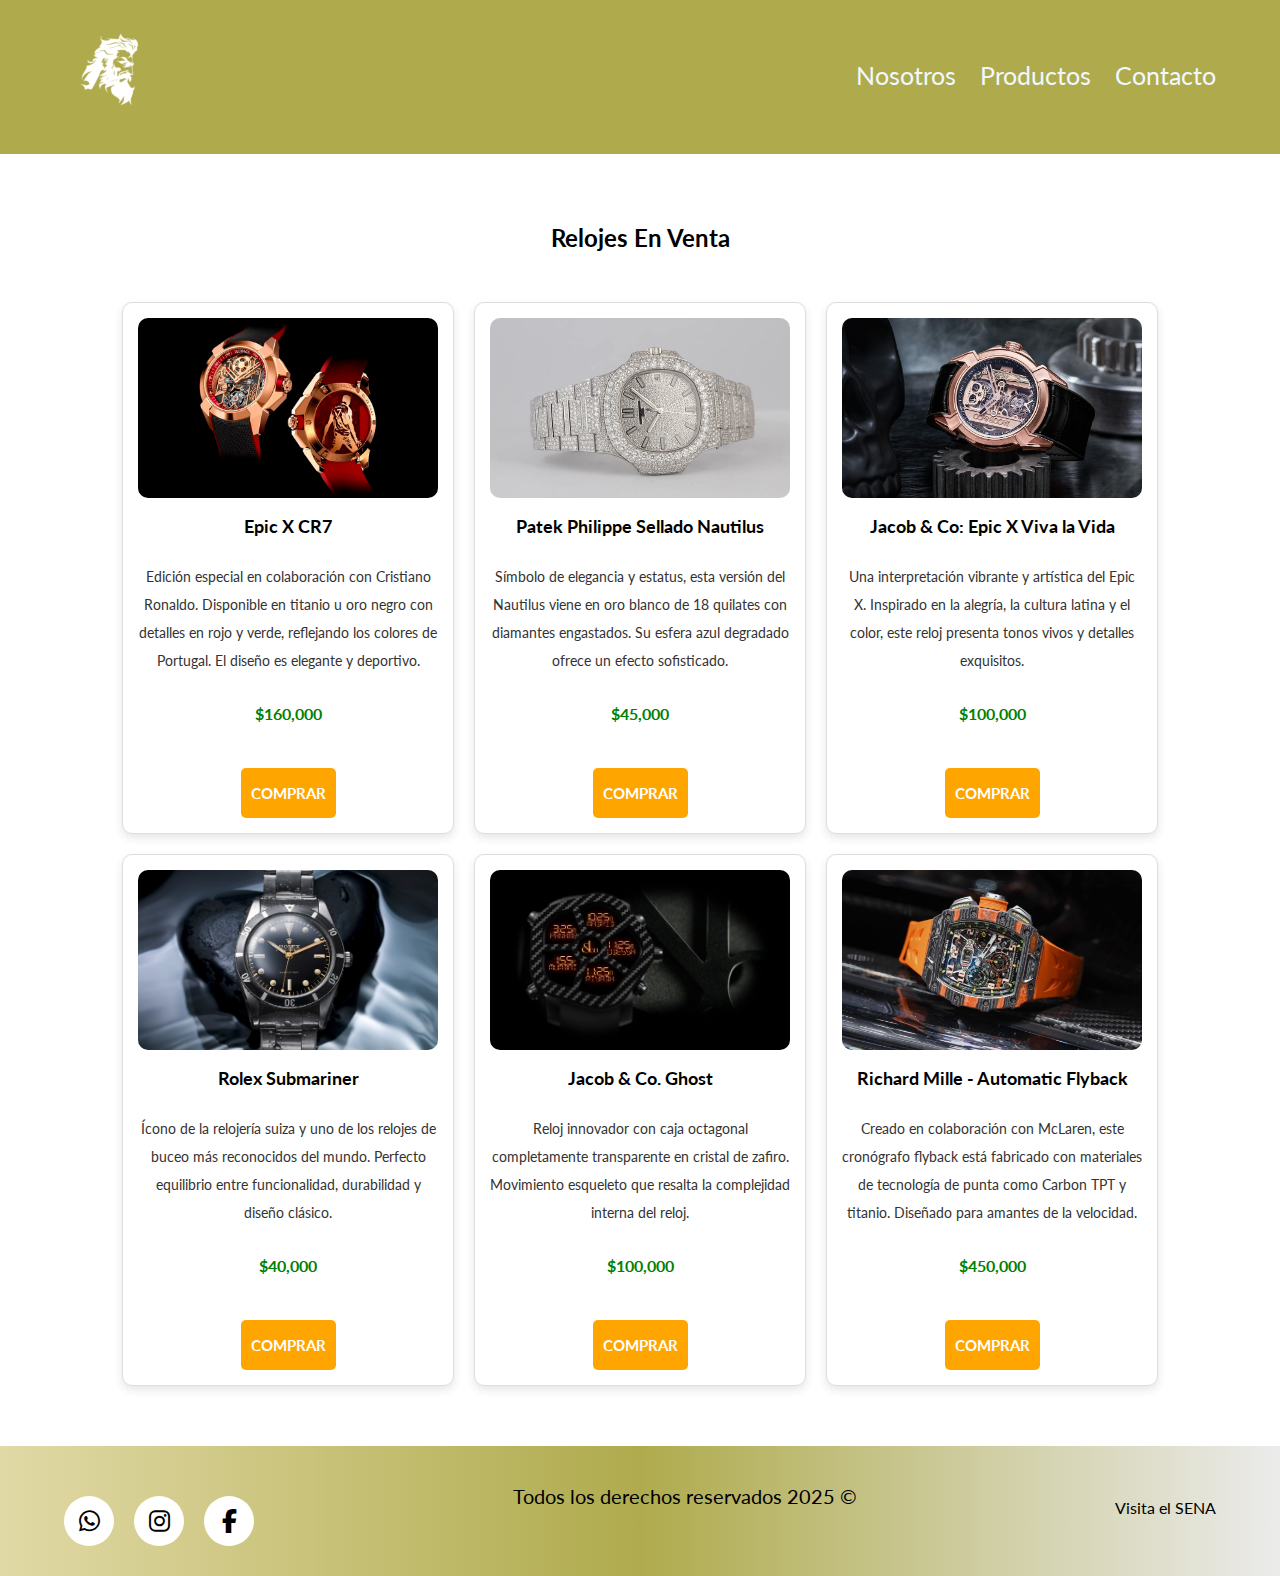
<file: productos.html>
<!DOCTYPE html>
<html lang="en">

<head>
    <meta charset="UTF-8">
    <meta name="viewport" content="width=device-width, initial-scale=1.0">
    <title>anuncios</title>
    <link href="https://fonts.googleapis.com/css2?family=Lato:wght@100;400&display=swap" rel="stylesheet">
    <link rel="stylesheet" href="https://cdnjs.cloudflare.com/ajax/libs/font-awesome/6.5.0/css/all.min.css">
    <link rel="stylesheet" href="normalize.css">
    <link rel="stylesheet" href="styles.css">
</head>

<body>
    <header class="site-header">
        <div class="contenedor">
            <div class="barra">
                <a href="index.html">
                    <img src="img/29 sin título_20250326130428.png" alt="logo">
                </a>
                <nav class="naveg">
                    <a href="nosotros.html">Nosotros</a>
                    <a href="productos.html">Productos</a>
                    <a href="contacto.html">Contacto</a>
                </nav>
            </div>
        </div>
    </header>

    <section class="relojes-en-venta">
        <h2>Relojes En Venta</h2>
        <div class="contenedor-relojes">
      
          <!-- Fila 1 -->
          <div class="tarjeta">
            <img src="img/cr7.jpg" alt="Epic CR7">
            <h3>Epic X CR7</h3>
            <p>Edición especial en colaboración con Cristiano Ronaldo. Disponible en titanio u oro negro con detalles en rojo y verde, reflejando los colores de Portugal. El diseño es elegante y deportivo.</p>
            <span class="precio">$160,000</span>
            <a href="comprar.html" class="boton">COMPRAR</a>
          </div>
      
          <div class="tarjeta">
            <img src="img/Reloj Patek Philippe Sellado Nautilus Oro Blanco 18k Diamante.jpg" alt="Patek Philippe Sellado Nautilus">
            <h3>Patek Philippe Sellado Nautilus</h3>
            <p>Símbolo de elegancia y estatus, esta versión del Nautilus viene en oro blanco de 18 quilates con diamantes engastados. Su esfera azul degradado ofrece un efecto sofisticado.</p>
            <span class="precio">$45,000</span>
            <a href="comprar1.html" class="boton">COMPRAR</a>
          </div>
      
          <div class="tarjeta">
            <img src="img/Epic X Viva la vida.jpg" alt="Jacob & Co Epic X Viva la Vida">
            <h3>Jacob & Co: Epic X Viva la Vida</h3>
            <p>Una interpretación vibrante y artística del Epic X. Inspirado en la alegría, la cultura latina y el color, este reloj presenta tonos vivos y detalles exquisitos.</p>
            <span class="precio">$100,000</span>
            <a href="comprar2.html" class="boton">COMPRAR</a>
          </div>
      
          <!-- Fila 2 -->
          <div class="tarjeta">
            <img src="img/Rolex-Submariner-01.jpg" alt="Rolex Submariner">
            <h3>Rolex Submariner</h3>
            <p>Ícono de la relojería suiza y uno de los relojes de buceo más reconocidos del mundo. Perfecto equilibrio entre funcionalidad, durabilidad y diseño clásico.</p>
            <span class="precio">$40,000</span>
            <a href="comprar3.html" class="boton">COMPRAR</a>
          </div>
      
          <div class="tarjeta">
            <img src="img/ghost.jpg" alt="Jacob & Co. Ghost">
            <h3>Jacob & Co. Ghost</h3>
            <p>Reloj innovador con caja octagonal completamente transparente en cristal de zafiro. Movimiento esqueleto que resalta la complejidad interna del reloj.</p>
            <span class="precio">$100,000</span>
            <a href="comprar4.html" class="boton">COMPRAR</a>
          </div>
      
          <div class="tarjeta">
            <img src="img/Richard-Mille-RM-11-03-McLaren-Automatic-Flyback-Chronograph-1080x675.jpg" alt="Richard Mille">
            <h3>Richard Mille - Automatic Flyback</h3>
            <p>Creado en colaboración con McLaren, este cronógrafo flyback está fabricado con materiales de tecnología de punta como Carbon TPT y titanio. Diseñado para amantes de la velocidad.</p>
            <span class="precio">$450,000</span>
            <a href="comprar5.html" class="boton">COMPRAR</a>
          </div>
      
        </div>
      </section>
         

    <footer class="footerSite section">
        <div class="contenedor-footer contenedor">
            <div class="redes-sociales">
                <a href="https://wa.me/573005361835" class="btn-whatsapp" target="_blank">
                  <i class="fab fa-whatsapp"></i>
                </a>
                <a href="https://instagram.com/l_manuela_2007" class="btn-instagram" target="_blank">
                  <i class="fab fa-instagram"></i>
                </a>
                <a href="https://facebook.com/profile.php?id=100081190159163" class="btn-facebook" target="_blank">
                  <i class="fab fa-facebook-f"></i>
                </a>
              </div>
              
            <p class="copyright">Todos los derechos reservados 2025 &copy; </p>
            <p>
                <a href="https://centrodeserviciosygestionempresarial.blogspot.com/p/nosotros.html#" 
                   target="_blank" 
                   style="text-decoration: none; color: #000000;">
                  Visita el SENA
                </a>
              </p>
        </div>

    </footer>


</body>

</html>
</file>
<file: styles.css>
html {
    font-size: 62.5%;
}

body {
    font-family: 'Lato', sans-serif;
    font-size: 1.6rem;
    line-height: 2;
}

img {
    max-width: 100%;
}

.contenedor {
    max-width: 120rem;
    margin-left: auto;
    margin-right: auto;
}

h1 {
    font-size: 3.8;
}

h2 {
    font-size: 3.4;
}

h3 {
    font-size: 3;
}

h4 {
    font-size: 2.6;
}

.section {
    margin-top: 2rem;
    margin-bottom: 2rem;
}

.nwe {
    font-weight: 400;
    text-align: center;
}

.cont-cen {
    max-width: 800px;
}

.boton {
    font-weight: 600;
    text-transform: uppercase;
    text-decoration: none;
    color: white;
    font-size: 1.5rem;
    padding: 1rem 3rem;
    margin-top: 2.8rem;
    display: inline-block;
    text-align: center;
    border: none;
}

.boton:hover {
    cursor: pointer;
}

.boton-amarrillo {
    background-color: #E08709;
    display: block;
}

.boton-verde {
    background-color: #71B100;
}

.site-header {
    background-color: #afab4d;
    padding: 1rem 0 2.9rem 0;
}

.site-header.inicio {
    background-image: url(img/reloj.jpg);
    background-position: center center;
    background-size: cover;
    height: 100vh;
    min-height: 60rem;
}

.contenedor-header {
    height: 100%;
    display: flex;
    flex-direction: column;
    justify-content: space-between;
}

.contenedor-header h1 {
    color: #ffffff;
    padding-bottom: 2rem;
    max-width: 60rem;
    line-height: 2;
}

.barra {
    display: flex;
    justify-content: space-between;
    align-items: center;
    padding-top: 1.5rem;
}

.naveg a {
    color: aliceblue;
    text-decoration: none;
    font-size: 2.5rem;
    margin-right: 1.1rem;
}

.naveg a:hover {
    color: rgb(0, 0, 0);
}

.naveg a:last-of-type {
    margin-right: 0rem;
}

.icons-we {
    display: flex;
    justify-content: space-between;
    text-align: center;
}

.icons {
    flex-basis: calc(33.3% - 1rem);
}

.icons h3 {
    text-transform: uppercase;
}


.contenedor-anuncios {
    display: flex;
    justify-content: space-between;
    flex-wrap: wrap;
}

.anuncios {
    flex-shrink: 0;
    flex-basis: calc(33.3% - 1rem);
    border: 1px solid #b5b5b5;
    background-color: #f5f5f5;
    margin-bottom: 2rem;
    width: 30%;
    height: 30%;
}

.contenido-anuncios {
    padding: 2rem;
}

.contenido-anuncios h3,
.contenido-anuncios p {
    margin: 0;
}

.precio {
    color: #71B100;
    font-weight: 700;
}

.ver-todas {
    display: flex;
    justify-content: flex-end;
}

.informacion {
    background-image: url(img/negro-reloj-tecnologia-wallpaper-preview.jpg);
    background-position: center center;
    background-size: cover;
    height: 50vh;
    min-height: 30rem;
}

.info {
    color: white;
    height: 100%;
    display: flex;
    flex-direction: column;
    justify-content: center;
}

.Contactanos {
    display: flex;
}

.iconos-li {
    list-style: none;
    padding: 0;
    display: flex;
    justify-content: space-evenly;
    flex: 1;
    max-width: 50rem;
}

.iconos-li li {
    display: flex;
}

.iconos-li img {
    margin-right: 2rem;
}

.info-blogTestim {
    display: flex;
    justify-content: space-between;
}

.info-blogTestim .blog {
    flex-basis: 60%;
}

.info-blogTestim .Testimoniales {
    flex-basis: calc(40% - 2rem);
}

.entrada-blog {
    display: flex;
    justify-content: space-between;
    margin-bottom: 2rem;
}

.entrada-blog :last-of-type {
    margin-bottom: 0;
}

.entrada-blog .img-b {
    flex-basis: 40%;
}

.entrada-blog .text-b {
    flex-basis: calc(60% - 2.8rem);
    display: block;
}

.text-b a {
    color: black;
    text-decoration: none;
}

.text-b h4 {
    margin: 0;
    line-height: 1.2;
    font-size: 2.1rem;
}

.text-b h4::after {
    content: '';
    display: block;
    width: 15rem;
    height: .4rem;
    background-color: #71B100;
    margin-top: 1rem;
}

.text-b span {
    color: #E08709;
}

.Testimonial {
    background-color: #71B100;
    font-size: 2.4rem;
    padding: 2rem;
    color: white;
    border-radius: 4rem;
}

.Testimonial p {
    text-align: right;
}

.Testimonial blockquote::before {
    content: '';
    background-image: url(../img/comilla.svg);
    width: 4rem;
    height: 4rem;
    display: block;
    position: absolute;
    left: -2rem;
    top: -1rem;
}

.Testimonial blockquote {
    position: relative;
    padding-left: 4rem;
    line-height: 3rem;
    padding-top: 1rem;
    font-weight: 300;
}

.footerSite {
    background-image: linear-gradient(to left,#ebebeb, #afab4d, #e1d9a6);
    margin: 0;
}

.contenedor-footer {
    padding: 3rem 0;
    display: flex;
    justify-content: space-between;
}

.copyright {
    margin: 0;
    color: rgb(0, 0, 0);
    font-size: 2rem;
}

.ad {
    display: grid;
    grid-template-columns: 50% 50%;
    grid-column-gap: 2rem;
}

.text-n h3 {
    font-weight: 900;
    margin: 0;
    padding: 0 0 2.8rem 0;
}

.res-propiedad {
    display: flex;
    justify-content: space-between;
    align-items: center;
}

.contacto p {
    font-size: 1.6rem;
    color: #4f4f4f;
    margin: 2rem 0 0 0;
}

legend {
    font-size: 2.4rem;
    color: #4f4f4f;
}

label {
    font-weight: 700;
    text-transform: uppercase;
    display: block;
}

fieldset {
    padding-right: 3rem;
}

input:not([type="submit"]),
textarea,
select {
    padding: 1rem;
    display: block;
    width: 100%;
    background-color: #e1e1e1;
    margin-bottom: 2rem;
    margin-right: 2rem;
    border: none;
    border-radius: 1rem;
}

input[type="radio"] {
    width: auto;
    margin: 0;
}

select {
    -webkit-appearance: none;
    appearance: none;
}

.forma-con {
    max-width: 29rem;
    display: flex;
    justify-content: space-between;
    align-items: center;
}

/* Estilos base */
.contenedor {
    width: 90%;
    max-width: 1200px;
    margin: 0 auto;
  }
  
  .naveg a {
    margin: 0 10px;
    display: inline-block;
  }
  
  /* Ajuste de imágenes */
  img {
    max-width: 100%;
    height: auto;
  }
  
  /* Diseño responsive */
  @media (max-width: 768px) {
    .barra {
      flex-direction: column;
      align-items: center;
      text-align: center;
    }
  
    .naveg {
      flex-direction: column;
      text-align: center;
    }
  
    .naveg a {
      margin: 10px 0;
    }
  
    .contenedor-anuncios {
      display: flex;
      flex-direction: column;
      gap: 20px;
    }
  
    .info-blogTestim {
      flex-direction: column;
    }
  }
  
  @media (max-width: 480px) {
    header h1 {
      font-size: 24px;
    }
  
    .icons-we {
      flex-direction: column;
      align-items: center;
    }
  }

.redes-sociales {
  display: flex;
  justify-content: center;
  gap: 20px;
  margin-top: 20px;
}

.redes-sociales a {
  display: flex;
  align-items: center;
  justify-content: center;
  background-color: #ffffff;
  color: rgb(0, 0, 0);
  text-decoration: none;
  width: 50px;
  height: 50px;
  border-radius: 50%;
  font-size: 24px;
  transition: 0.3s ease;
}

.btn-whatsapp {
  background-color: #25D366;
}

.btn-instagram {
  background-color: #E4405F;
}

.btn-facebook {
  background-color: #3b5998;
}

.redes-sociales a:hover {
  opacity: 0.8;
  transform: scale(1.1);
}

.mapa {
  max-width: 800px;
  margin: 0 auto;
  border: 2px solid #ccc;
  border-radius: 10px;
  overflow: hidden;
}

.relojes-en-venta {
    text-align: center;
    padding: 40px 20px;
  }
  
  .contenedor-relojes {
    display: flex;
    justify-content: center;
    gap: 20px;
    flex-wrap: wrap;
    max-width: 1200px;
    margin: 0 auto;
  }
  
  .tarjeta {
    background: white;
    border: 1px solid #ddd;
    border-radius: 10px;
    width: 300px;
    height: 500px;
    display: flex;
    flex-direction: column;
    justify-content: space-between;
    padding: 15px;
    box-shadow: 0 4px 8px rgba(0,0,0,0.1);
    transition: transform 0.2s ease;
  }
  
  .tarjeta img {
    width: 100%;
    height: 180px;
    object-fit: cover;
    border-radius: 10px;
  }
  
  .tarjeta h3 {
    font-size: 18px;
    margin: 10px 0 5px;
  }
  
  .tarjeta p {
    font-size: 14px;
    color: #333;
    margin-bottom: 10px;
    flex-grow: 1;
  }
  
  .precio {
    font-weight: bold;
    color: green;
    margin-bottom: 10px;
  }
  
  .boton {
    background-color: orange;
    color: white;
    border: none;
    padding: 10px;
    border-radius: 5px;
    cursor: pointer;
    font-weight: bold;
  }
  
  .tarjeta:hover {
    transform: translateY(-5px);
  }
  
  @media (max-width: 768px) {
    .contenedor-relojes {
      flex-direction: column;
      align-items: center;
    }
  
    .tarjeta {
      width: 90%;
    }
  }

  .ver-mas-contenedor {
    text-align: center;
    margin-top: 20px;
  }
  
  .boton-ver-mas {
    background-color: orange;
    color: white;
    text-decoration: none;
    padding: 12px 24px;
    font-weight: bold;
    border-radius: 5px;
    display: inline-block;
    transition: background-color 0.3s ease;
  }
  
  .boton-ver-mas:hover {
    background-color: darkorange;
  }

  
  .contenedor-relojes {
    display: flex;
    flex-wrap: wrap;
    justify-content: center;
    gap: 20px;
    max-width: 1200px;
    margin: auto;
    padding: 20px;
  }
  
  .tarjeta {
    background: #fff;
    width: 300px;
    border-radius: 10px;
    box-shadow: 0 4px 10px rgba(0,0,0,0.1);
    padding: 15px;
    display: flex;
    flex-direction: column;
    align-items: center;
    text-align: center;
  }

  @media (max-width: 768px) {
    .tarjeta {
      width: 100%;
    }
  }
  
  .detalle-reloj img {
    max-width: 100%;         
    height: auto;            
    display: block;          
    margin: 0 auto;          
    background-color: #fff;  
    padding: 20px;        
    box-shadow: 0 4px 8px rgba(0,0,0,0.1); 
    border-radius: 10px;  
}
</file>
